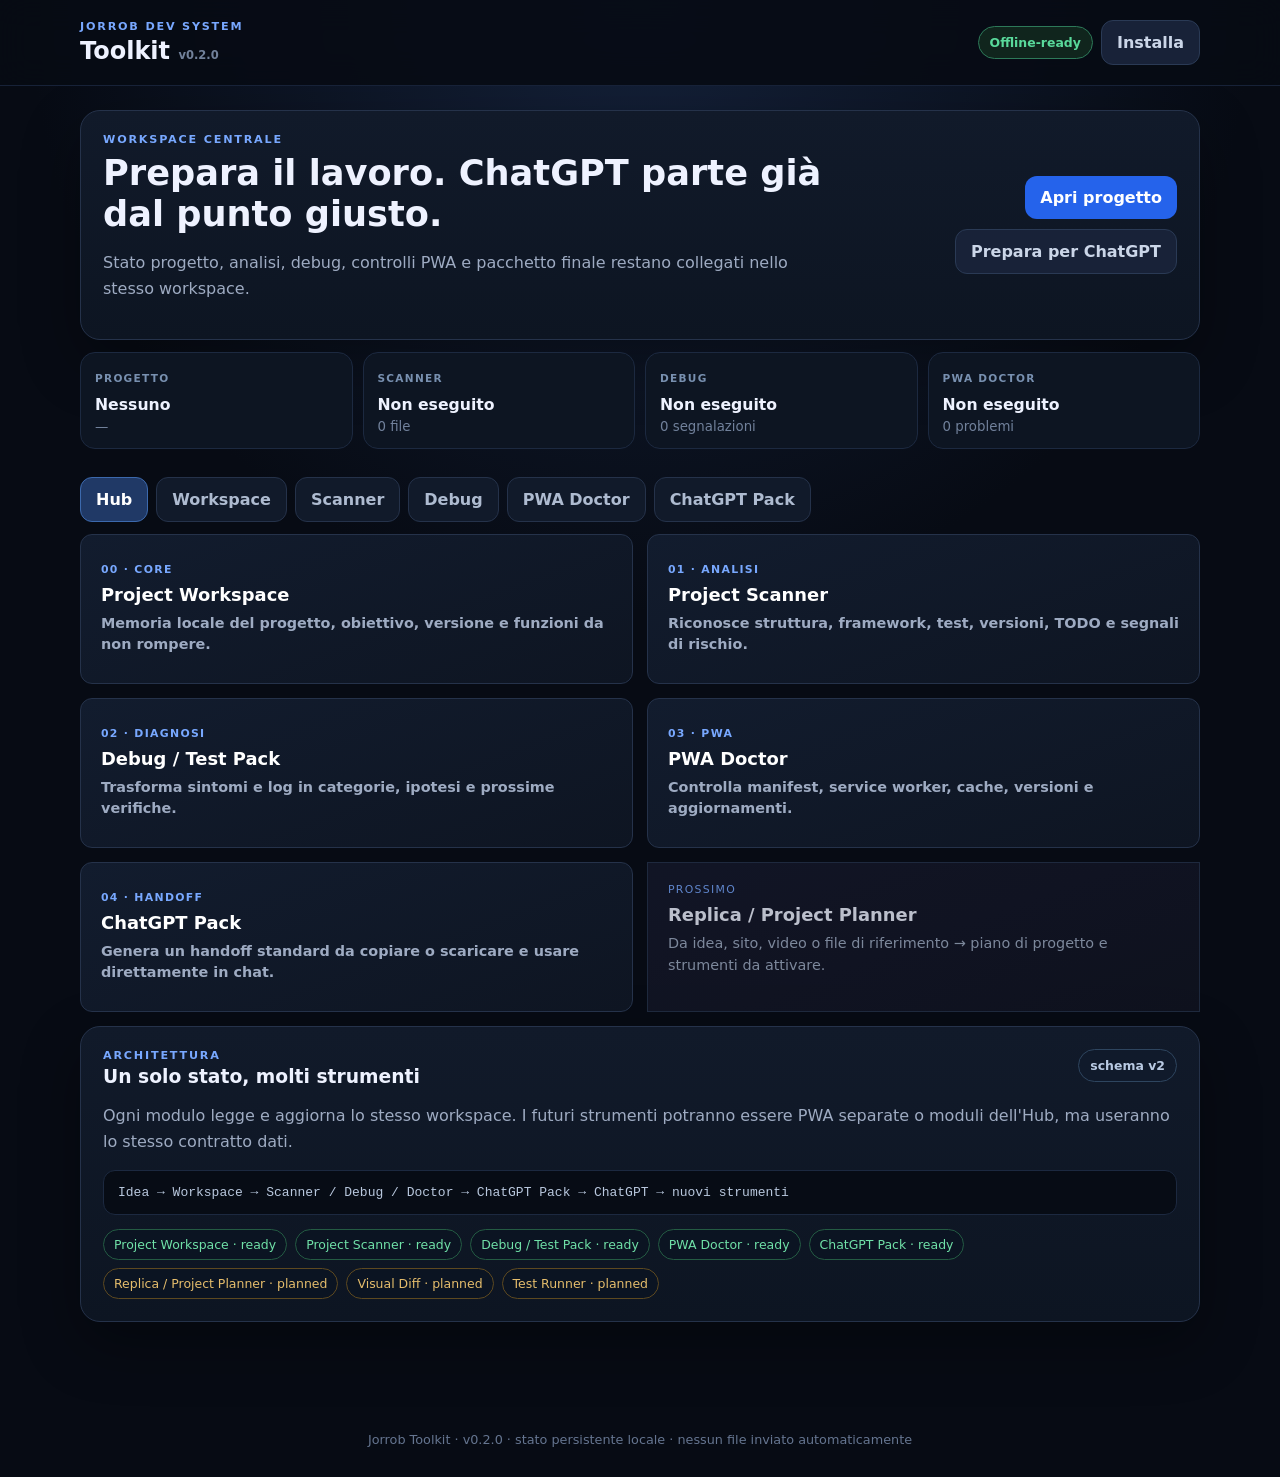
<file: index.html>
<!doctype html>
<html lang="it">
<head>
  <meta charset="utf-8" />
  <meta name="viewport" content="width=device-width,initial-scale=1,viewport-fit=cover" />
  <meta name="theme-color" content="#111827" />
  <meta name="description" content="Toolkit PWA modulare che prepara progetti, debug, controlli e pacchetti di lavoro per ChatGPT." />
  <link rel="manifest" href="./manifest.webmanifest" />
  <link rel="stylesheet" href="./assets/app.css" />
  <title>Jorrob Toolkit</title>
</head>
<body>
  <header class="topbar">
    <div>
      <div class="eyebrow">JORROB DEV SYSTEM</div>
      <h1>Toolkit <span class="version">v0.2.0</span></h1>
    </div>
    <div class="top-actions">
      <span class="status-pill" id="appStatus">Offline-ready</span>
      <button id="installBtn" class="secondary compact" hidden>Installa</button>
    </div>
  </header>

  <main>
    <section class="hero card">
      <div>
        <div class="eyebrow">WORKSPACE CENTRALE</div>
        <h2 id="heroTitle">Prepara il lavoro. ChatGPT parte già dal punto giusto.</h2>
        <p id="heroSubtitle">Stato progetto, analisi, debug, controlli PWA e pacchetto finale restano collegati nello stesso workspace.</p>
      </div>
      <div class="hero-actions">
        <button data-open="workspace">Apri progetto</button>
        <button data-open="pack" class="secondary">Prepara per ChatGPT</button>
      </div>
    </section>

    <section class="summary-grid" id="summaryGrid">
      <article class="summary-card"><span>PROGETTO</span><strong id="summaryProject">Nessuno</strong><small id="summaryVersion">—</small></article>
      <article class="summary-card"><span>SCANNER</span><strong id="summaryScan">Non eseguito</strong><small id="summaryScanSub">0 file</small></article>
      <article class="summary-card"><span>DEBUG</span><strong id="summaryDebug">Non eseguito</strong><small id="summaryDebugSub">0 segnalazioni</small></article>
      <article class="summary-card"><span>PWA DOCTOR</span><strong id="summaryDoctor">Non eseguito</strong><small id="summaryDoctorSub">0 problemi</small></article>
    </section>

    <nav class="tabs" aria-label="Strumenti">
      <button class="tab active" data-view="hub">Hub</button>
      <button class="tab" data-view="workspace">Workspace</button>
      <button class="tab" data-view="scanner">Scanner</button>
      <button class="tab" data-view="debug">Debug</button>
      <button class="tab" data-view="doctor">PWA Doctor</button>
      <button class="tab" data-view="pack">ChatGPT Pack</button>
    </nav>

    <section id="view-hub" class="view active">
      <div class="grid" id="moduleGrid">
        <button class="tool-card" data-open="workspace"><span>00 · CORE</span><strong>Project Workspace</strong><small>Memoria locale del progetto, obiettivo, versione e funzioni da non rompere.</small></button>
        <button class="tool-card" data-open="scanner"><span>01 · ANALISI</span><strong>Project Scanner</strong><small>Riconosce struttura, framework, test, versioni, TODO e segnali di rischio.</small></button>
        <button class="tool-card" data-open="debug"><span>02 · DIAGNOSI</span><strong>Debug / Test Pack</strong><small>Trasforma sintomi e log in categorie, ipotesi e prossime verifiche.</small></button>
        <button class="tool-card" data-open="doctor"><span>03 · PWA</span><strong>PWA Doctor</strong><small>Controlla manifest, service worker, cache, versioni e aggiornamenti.</small></button>
        <button class="tool-card" data-open="pack"><span>04 · HANDOFF</span><strong>ChatGPT Pack</strong><small>Genera un handoff standard da copiare o scaricare e usare direttamente in chat.</small></button>
        <article class="tool-card planned"><span>PROSSIMO</span><strong>Replica / Project Planner</strong><small>Da idea, sito, video o file di riferimento → piano di progetto e strumenti da attivare.</small></article>
      </div>
      <article class="card roadmap">
        <div class="section-head"><div><div class="eyebrow">ARCHITETTURA</div><h3>Un solo stato, molti strumenti</h3></div><span class="chip">schema v2</span></div>
        <p>Ogni modulo legge e aggiorna lo stesso workspace. I futuri strumenti potranno essere PWA separate o moduli dell'Hub, ma useranno lo stesso contratto dati.</p>
        <pre>Idea → Workspace → Scanner / Debug / Doctor → ChatGPT Pack → ChatGPT → nuovi strumenti</pre>
        <div id="moduleRegistry" class="module-registry"></div>
      </article>
    </section>

    <section id="view-workspace" class="view">
      <article class="card">
        <div class="section-head"><div><div class="eyebrow">MEMORIA PROGETTO</div><h2>Workspace</h2></div><span class="autosave" id="autosaveState">Salvataggio locale attivo</span></div>
        <div class="form-grid two-col">
          <label>Nome progetto<input id="projectName" type="text" placeholder="Es. DocFix" autocomplete="off" /></label>
          <label>Versione<input id="projectVersion" type="text" placeholder="Es. 1.9.19" autocomplete="off" /></label>
        </div>
        <label>Obiettivo attuale<textarea id="goalInput" rows="4" placeholder="Cosa deve essere ottenuto in questa iterazione?"></textarea></label>
        <label>Funzioni approvate da non rompere<textarea id="lockedInput" rows="5" placeholder="Una voce per riga"></textarea></label>
        <label>Note / decisioni già prese<textarea id="notesInput" rows="6" placeholder="Scelte tecniche, vincoli, cose già provate, dipendenze importanti..."></textarea></label>
        <div class="actions">
          <button id="saveWorkspaceBtn">Salva workspace</button>
          <button id="exportStateBtn" class="secondary">Esporta stato</button>
          <label class="button-like secondary">Importa stato<input id="importStateInput" type="file" accept="application/json,.json" hidden /></label>
          <button id="resetWorkspaceBtn" class="danger-ghost">Azzera workspace</button>
        </div>
        <div id="workspaceResults" class="results empty">Lo stato viene salvato automaticamente su questo dispositivo.</div>
      </article>
    </section>

    <section id="view-scanner" class="view">
      <article class="card">
        <div class="section-head"><div><div class="eyebrow">ANALISI TECNICA</div><h2>Project Scanner</h2></div><span class="chip">locale</span></div>
        <p>Puoi selezionare singoli file, una cartella intera oppure trascinare il progetto. I contenuti restano nel browser.</p>
        <div class="picker-row">
          <label class="button-like">Scegli file<input id="projectFiles" type="file" multiple hidden /></label>
          <label class="button-like secondary">Scegli cartella<input id="projectFolder" type="file" webkitdirectory directory multiple hidden /></label>
        </div>
        <div id="dropZone" class="dropzone" tabindex="0"><strong>Trascina qui i file del progetto</strong><span>HTML, JS/TS, CSS, JSON, manifest, package.json, log, test, Markdown e configurazioni.</span></div>
        <div class="actions"><button id="scanBtn">Analizza progetto</button><button id="clearScan" class="secondary">Azzera analisi</button></div>
        <div id="selectedFilesInfo" class="microcopy">Nessun file selezionato.</div>
        <div id="scanResults" class="results empty">Nessuna analisi eseguita.</div>
      </article>
    </section>

    <section id="view-debug" class="view">
      <article class="card">
        <div class="section-head"><div><div class="eyebrow">DIAGNOSI</div><h2>Debug / Test Pack</h2></div><span class="chip">pattern + contesto</span></div>
        <div class="form-grid">
          <label>Problema osservato<textarea id="problemInput" rows="4" placeholder="Es. l'anteprima non si aggiorna dopo il salvataggio"></textarea></label>
          <label>Log / console / errori<textarea id="logsInput" rows="10" placeholder="Incolla qui console, errori di test o messaggi di runtime"></textarea></label>
          <label>Comportamento atteso<textarea id="expectedInput" rows="3" placeholder="Cosa dovrebbe succedere?"></textarea></label>
        </div>
        <div class="actions"><button id="debugBtn">Analizza errori</button><button id="clearDebugBtn" class="secondary">Azzera debug</button></div>
        <div id="debugResults" class="results empty">Nessun debug eseguito.</div>
      </article>
    </section>

    <section id="view-doctor" class="view">
      <article class="card">
        <div class="section-head"><div><div class="eyebrow">STABILITÀ PWA</div><h2>PWA Doctor</h2></div><span class="chip">aggiornamenti</span></div>
        <p>Usa i file caricati nello Scanner e verifica i problemi che più spesso causano versioni non aggiornate, cache incoerenti o installazioni strane.</p>
        <div class="actions"><button id="doctorBtn">Esegui controllo PWA</button></div>
        <div id="doctorResults" class="results empty">Carica prima i file del progetto nello Scanner.</div>
      </article>
    </section>

    <section id="view-pack" class="view">
      <article class="card">
        <div class="section-head"><div><div class="eyebrow">HANDOFF</div><h2>ChatGPT Pack</h2></div><span class="chip">jorrob-chatgpt-pack/v2</span></div>
        <p>Unisce lo stato del progetto alle analisi disponibili. Il pacchetto contiene sintesi e diagnosi, non i contenuti completi dei file caricati.</p>
        <div class="actions">
          <button id="packBtn">Genera pacchetto</button>
          <button id="copyMdBtn" class="secondary" disabled>Copia per ChatGPT</button>
          <button id="downloadJson" class="secondary" disabled>Scarica JSON</button>
          <button id="downloadMd" class="secondary" disabled>Scarica Markdown</button>
        </div>
        <div id="packResults" class="results empty">Esegui almeno Workspace + uno degli strumenti di analisi per ottenere un handoff utile.</div>
      </article>
    </section>
  </main>

  <footer>Jorrob Toolkit · v0.2.0 · stato persistente locale · nessun file inviato automaticamente</footer>
  <script src="./assets/app.js" defer></script>
</body>
</html>
</file>
<file: assets/app.css>
:root{font-family:Inter,ui-sans-serif,system-ui,-apple-system,BlinkMacSystemFont,"Segoe UI",sans-serif;color:#eef2ff;background:#070b14;--panel:#101827;--panel2:#151f32;--line:#25324a;--text2:#9eabc2;--accent:#78a8ff;--good:#59d99b;--warn:#f8c15c;--bad:#ff7b8a;--danger:#ff6678}*{box-sizing:border-box}html{background:#070b14}body{margin:0;min-height:100vh;background:radial-gradient(circle at top,#14213a 0,#070b14 38%);color:#eef2ff}.topbar{display:flex;justify-content:space-between;align-items:center;gap:16px;padding:20px max(20px,calc((100vw - 1120px)/2));position:sticky;top:0;background:#070b14e8;backdrop-filter:blur(16px);border-bottom:1px solid #172238;z-index:10}.topbar h1{margin:4px 0 0;font-size:1.5rem}.version{font-size:.72rem;color:#71819a;font-weight:700}.top-actions{display:flex;align-items:center;gap:8px}.eyebrow{font-size:.7rem;letter-spacing:.16em;color:var(--accent);font-weight:850}.status-pill,.chip,.autosave{border:1px solid #2e455f;background:#101a2b;color:#b9cae3;padding:8px 11px;border-radius:999px;white-space:nowrap;font-size:.78rem;font-weight:750}.status-pill{border-color:#2d7959;color:var(--good);background:#10251d}.autosave{color:#76dba8;border-color:#285c45}.compact{padding:9px 11px}main{width:min(1120px,calc(100% - 28px));margin:24px auto 80px}.card{background:linear-gradient(180deg,#111a2a,#0d1522);border:1px solid var(--line);border-radius:20px;padding:22px;box-shadow:0 22px 60px #0005}.hero{display:flex;justify-content:space-between;align-items:center;gap:24px}.hero h2{margin:6px 0 8px;max-width:760px;font-size:clamp(1.4rem,3vw,2.2rem)}.hero p,.card p{color:var(--text2);line-height:1.6}.hero-actions{display:flex;gap:10px;flex-wrap:wrap;justify-content:flex-end}.summary-grid{display:grid;grid-template-columns:repeat(4,minmax(0,1fr));gap:10px;margin:12px 0}.summary-card{border:1px solid #1c2940;border-radius:15px;background:#0d1522;padding:14px;min-height:93px}.summary-card span{font-size:.66rem;letter-spacing:.12em;color:#7890b0;font-weight:850}.summary-card strong,.summary-card small{display:block}.summary-card strong{margin-top:9px;font-size:.98rem}.summary-card small{margin-top:5px;color:#71819b}.tabs{display:flex;gap:8px;overflow:auto;padding:16px 0 12px;scrollbar-width:none}.tabs::-webkit-scrollbar{display:none}.tab,.secondary,button,.button-like{border:0;border-radius:12px;padding:12px 15px;background:#2563eb;color:white;font-weight:800;cursor:pointer;text-decoration:none;display:inline-flex;align-items:center;justify-content:center;gap:8px;font:inherit;font-weight:800}.tab{background:#111a2a;color:#aebbd0;border:1px solid var(--line);white-space:nowrap}.tab.active{background:#203966;color:white;border-color:#3c69ad}.secondary{background:#182238;color:#cbd6e8;border:1px solid #2a3a55}.danger-ghost{background:transparent;color:#ff8c9a;border:1px solid #5f2c38}.view{display:none}.view.active{display:block}.grid{display:grid;grid-template-columns:repeat(2,minmax(0,1fr));gap:14px}.tool-card{text-align:left;background:linear-gradient(160deg,#121c2e,#0e1522);border:1px solid var(--line);padding:20px;min-height:150px;display:flex;flex-direction:column;align-items:flex-start;gap:8px}.tool-card:hover{border-color:#38557f}.tool-card span{font-size:.68rem;color:var(--accent);letter-spacing:.12em}.tool-card strong{font-size:1.12rem}.tool-card small{font-size:.9rem;color:var(--text2);line-height:1.5}.tool-card.planned{opacity:.78;cursor:default;background:linear-gradient(160deg,#15182b,#111421)}.roadmap{margin-top:14px}.roadmap pre,.results pre{overflow:auto;background:#070c15;border:1px solid #1c2940;border-radius:12px;padding:14px;color:#b9c8de;white-space:pre-wrap}.section-head{display:flex;justify-content:space-between;align-items:flex-start;gap:15px;margin-bottom:10px}.section-head h2,.section-head h3{margin:4px 0 0}.picker-row,.actions{display:flex;gap:10px;flex-wrap:wrap;margin:16px 0}.dropzone{margin:14px 0;padding:34px 20px;border:1.5px dashed #3b5276;border-radius:16px;text-align:center;background:#0b1220;transition:.2s}.dropzone.dragging{border-color:#78a8ff;background:#101d33;transform:translateY(-1px)}.dropzone strong,.dropzone span{display:block}.dropzone span{color:var(--text2);font-size:.88rem;margin-top:7px}.microcopy{color:#778aa8;font-size:.84rem}.results{margin-top:14px;border:1px solid var(--line);background:#0a111e;border-radius:14px;padding:16px;line-height:1.55}.results.empty{color:#7888a3}.result-row{padding:10px 0;border-bottom:1px solid #172238}.result-row:last-child{border-bottom:0}.result-row code{color:#d7e5fb}.badge{display:inline-block;padding:3px 8px;border-radius:999px;font-size:.7rem;font-weight:850;margin-right:7px}.badge.good{background:#143426;color:#71e6ad}.badge.warn{background:#3a2d0e;color:#ffd071}.badge.bad{background:#3b1820;color:#ff9aa6}.badge.info{background:#142c46;color:#8cc4ff}.form-grid{display:grid;gap:14px}.form-grid.two-col{grid-template-columns:repeat(2,minmax(0,1fr))}label{display:block;color:#c9d3e4;font-weight:750;margin-top:12px}textarea,input[type=text]{width:100%;margin-top:7px;background:#080e18;color:#f2f6ff;border:1px solid #293952;border-radius:12px;padding:12px;outline:none;resize:vertical}textarea:focus,input[type=text]:focus{border-color:#5b8fe9;box-shadow:0 0 0 3px #315f9b2b}.module-registry{display:flex;gap:8px;flex-wrap:wrap;margin-top:14px}.module-pill{border:1px solid #253754;background:#0b1422;border-radius:999px;padding:7px 10px;color:#96a9c6;font-size:.78rem}.module-pill.ready{color:#70e1a8;border-color:#245b43}.module-pill.planned{color:#e5bd6c;border-color:#5d4920}button:disabled{opacity:.45;cursor:not-allowed}footer{padding:30px;text-align:center;color:#657590;font-size:.8rem}@media(max-width:820px){.summary-grid{grid-template-columns:repeat(2,minmax(0,1fr))}}@media(max-width:700px){.grid,.form-grid.two-col{grid-template-columns:1fr}.hero{align-items:flex-start;flex-direction:column}.hero-actions{justify-content:flex-start}.topbar{padding:16px}.top-actions .status-pill{display:none}main{width:min(100% - 20px,1120px);margin-top:15px}.card{padding:17px;border-radius:16px}.section-head{align-items:flex-start;flex-direction:column}.summary-card{min-height:84px}}@media(max-width:430px){.summary-grid{grid-template-columns:1fr 1fr}.summary-card{padding:12px}.tab,.secondary,button,.button-like{padding:11px 12px}}
</file>
